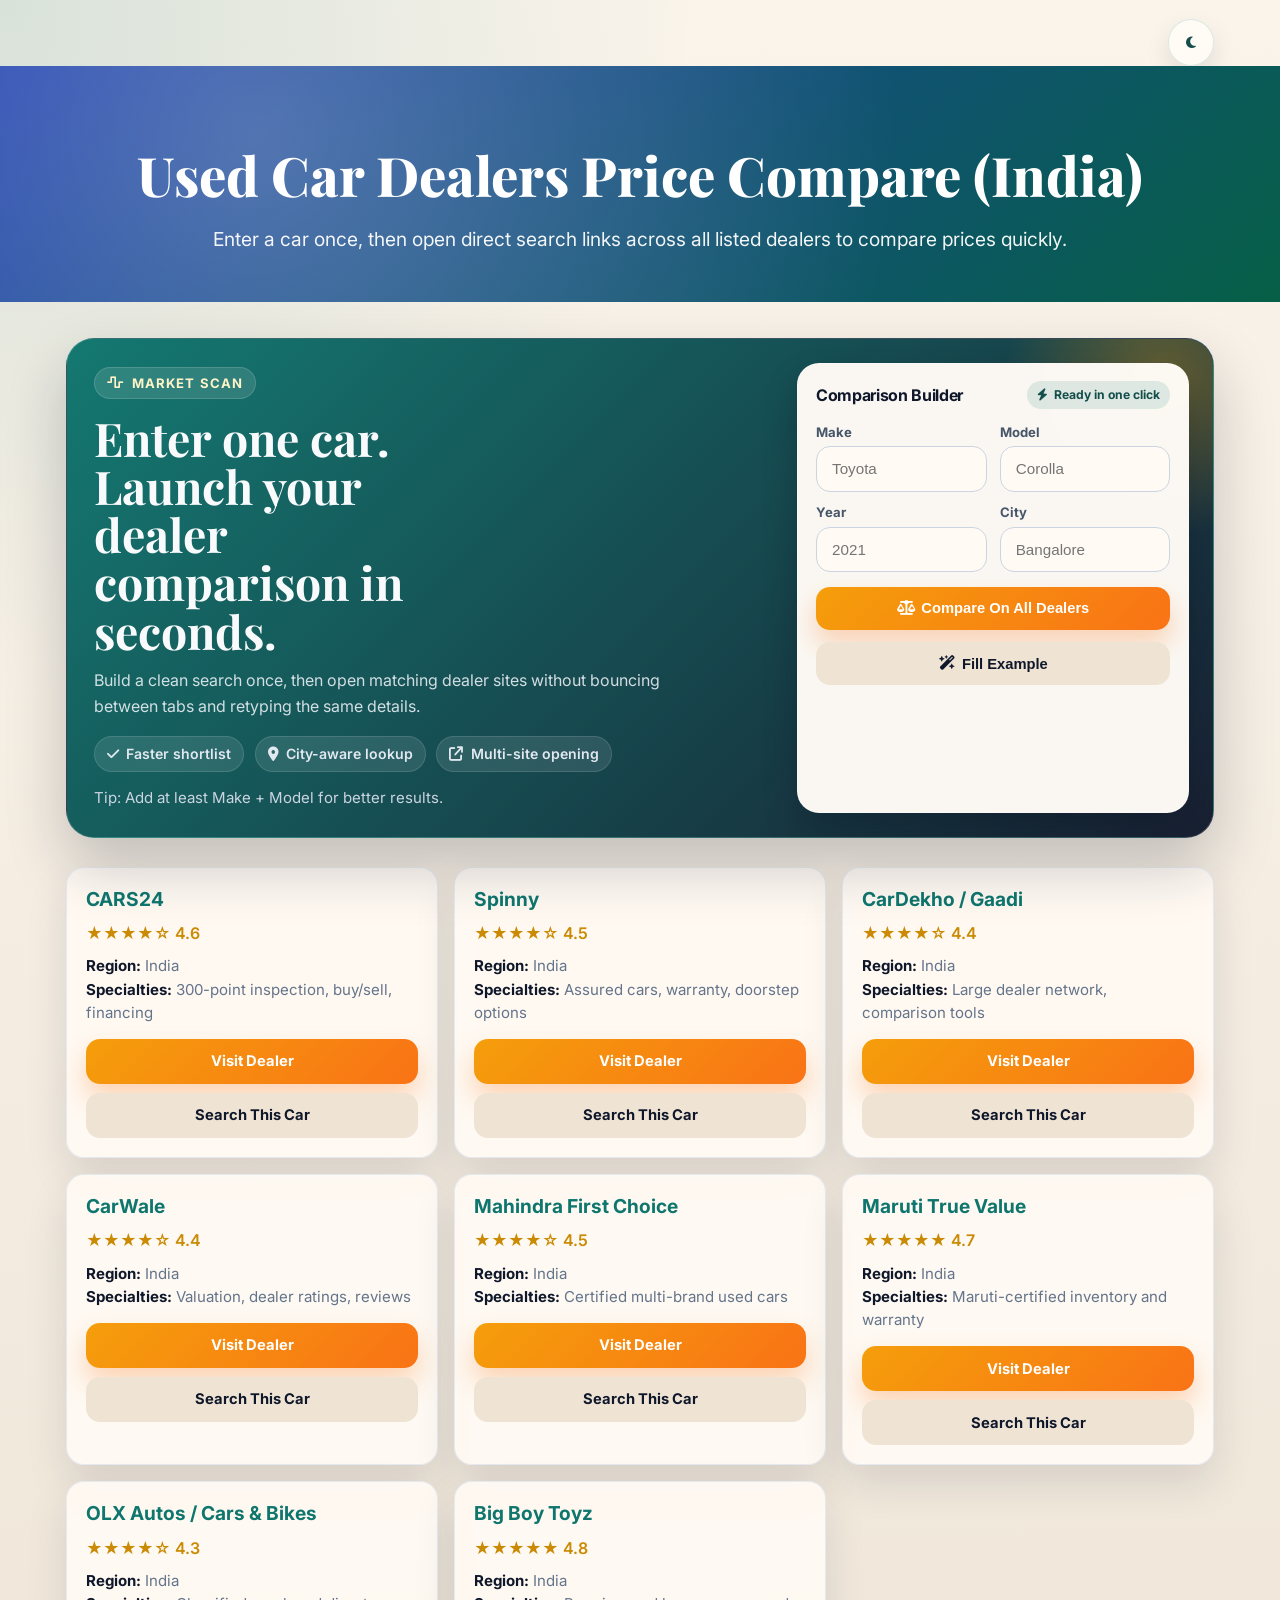
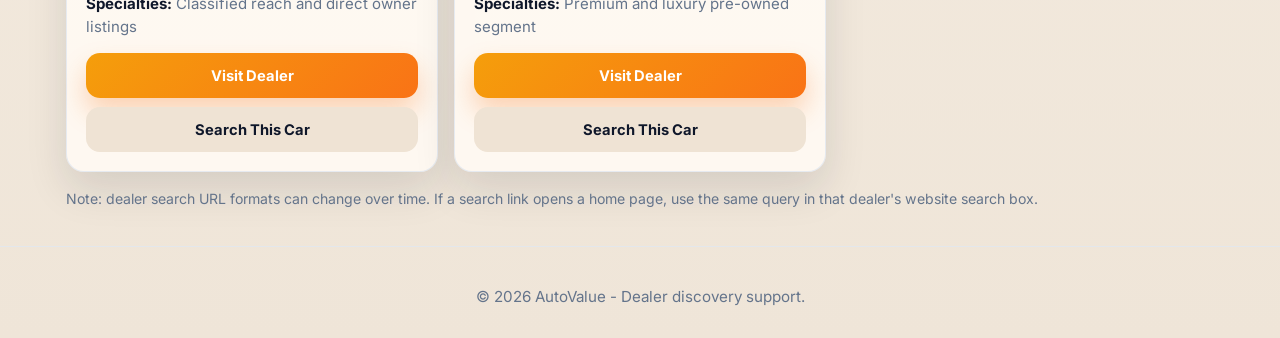
<file: dealers.html>
﻿<!DOCTYPE html>
<html lang="en">
<head>
  <meta charset="UTF-8" />
  <meta name="viewport" content="width=device-width, initial-scale=1.0"/>
  <title>Top Used Car Dealers in India & Price Compare - AutoValue 2026</title>
  <link rel="preconnect" href="https://fonts.googleapis.com">
  <link rel="preconnect" href="https://fonts.gstatic.com" crossorigin>
  <link href="https://fonts.googleapis.com/css2?family=Inter:wght@300;400;500;600;700&family=Playfair+Display:wght@600;700;800&display=swap" rel="stylesheet">
  <link rel="stylesheet" href="https://cdnjs.cloudflare.com/ajax/libs/font-awesome/6.5.0/css/all.min.css"/>
  <style>
    :root {
      --bg: #efe5d8;
      --surface: #fffaf4;
      --text: #0f172a;
      --muted: #64748b;
      --primary: #0f766e;
      --primary-dark: #134e4a;
      --accent: #f59e0b;
      --card: rgba(255, 250, 244, 0.92);
      --border: rgba(226,232,240,0.85);
      --shadow: 0 18px 42px rgba(15, 23, 42, 0.12);
      --radius: 18px;
    }

    * { margin: 0; padding: 0; box-sizing: border-box; }

    body {
      font-family: 'Inter', sans-serif;
      background:
        radial-gradient(circle at top left, rgba(15, 118, 110, 0.14), transparent 30%),
        linear-gradient(180deg, #faf4eb 0%, var(--bg) 100%);
      color: var(--text);
      min-height: 100vh;
    }

    header {
      background: linear-gradient(135deg, #1e40af, #065f46);
      color: white;
      padding: 4.5rem 1.25rem 3rem;
      text-align: center;
      position: relative;
      overflow: hidden;
    }

    header::before {
      content: '';
      position: absolute;
      inset: 0;
      background: radial-gradient(circle at 20% 30%, rgba(255,255,255,0.25) 0%, transparent 62%);
    }

    h1 {
      position: relative;
      font-family: 'Playfair Display', serif;
      font-size: clamp(2rem, 6vw, 3.4rem);
      font-weight: 800;
    }

    header p {
      position: relative;
      font-size: clamp(1rem, 2.8vw, 1.2rem);
      max-width: 860px;
      margin: 0.9rem auto 0;
      opacity: 0.94;
      line-height: 1.5;
    }

    .container {
      max-width: 1180px;
      margin: 2.25rem auto;
      padding: 0 1rem;
    }

    .toolbar {
      max-width: 1180px;
      margin: 1.2rem auto 0;
      padding: 0 1rem;
      display: flex;
      justify-content: flex-end;
    }

    .theme-toggle {
      width: 2.9rem;
      height: 2.9rem;
      border-radius: 999px;
      border: 1px solid rgba(15, 118, 110, 0.14);
      background: rgba(255, 251, 246, 0.92);
      color: var(--primary-dark);
      display: inline-flex;
      align-items: center;
      justify-content: center;
      cursor: pointer;
      box-shadow: 0 10px 24px rgba(15, 23, 42, 0.1);
      transition: transform 0.2s ease, background 0.2s ease, color 0.2s ease, border-color 0.2s ease;
    }

    .theme-toggle:hover {
      transform: translateY(-1px);
    }

    .compare-panel {
      background:
        linear-gradient(135deg, rgba(15, 118, 110, 0.98), rgba(15, 23, 42, 0.96)),
        var(--surface);
      color: #f8fafc;
      border: 1px solid rgba(255,255,255,0.14);
      border-radius: 28px;
      box-shadow: 0 28px 60px rgba(15, 23, 42, 0.22);
      padding: 1.5rem;
      margin-bottom: 1.8rem;
      position: relative;
      overflow: hidden;
    }

    .compare-panel::before {
      content: '';
      position: absolute;
      width: 320px;
      height: 320px;
      right: -110px;
      top: -120px;
      background: radial-gradient(circle, rgba(245,158,11,0.35) 0%, transparent 70%);
      pointer-events: none;
    }

    .compare-shell {
      position: relative;
      display: grid;
      grid-template-columns: minmax(0, 1.4fr) minmax(260px, 0.8fr);
      gap: 1.3rem;
      align-items: stretch;
      z-index: 1;
    }

    .compare-copy {
      padding: 0.25rem 0.2rem;
    }

    .compare-panel h2 {
      font-family: 'Playfair Display', serif;
      font-size: clamp(1.9rem, 4vw, 2.9rem);
      line-height: 1.04;
      margin-bottom: 0.85rem;
      max-width: 12ch;
    }

    .compare-kicker {
      display: inline-flex;
      align-items: center;
      gap: 0.5rem;
      background: rgba(255,255,255,0.12);
      color: #fef3c7;
      border: 1px solid rgba(255,255,255,0.14);
      border-radius: 999px;
      padding: 0.45rem 0.75rem;
      font-size: 0.82rem;
      font-weight: 700;
      letter-spacing: 0.08em;
      text-transform: uppercase;
      margin-bottom: 0.9rem;
    }

    .compare-lead {
      max-width: 58ch;
      color: rgba(241,245,249,0.86);
      line-height: 1.6;
      font-size: 1rem;
      margin-bottom: 1rem;
    }

    .compare-points {
      display: flex;
      flex-wrap: wrap;
      gap: 0.65rem;
    }

    .compare-point {
      display: inline-flex;
      align-items: center;
      gap: 0.45rem;
      padding: 0.55rem 0.75rem;
      border-radius: 999px;
      background: rgba(255,255,255,0.1);
      border: 1px solid rgba(255,255,255,0.12);
      color: #e2e8f0;
      font-size: 0.88rem;
      font-weight: 600;
    }

    .compare-form-card {
      background: rgba(255, 251, 246, 0.98);
      color: var(--text);
      border-radius: 22px;
      padding: 1.1rem;
      border: 1px solid rgba(255,255,255,0.18);
      box-shadow: 0 18px 34px rgba(2, 8, 23, 0.22);
    }

    .compare-form-title {
      display: flex;
      align-items: center;
      justify-content: space-between;
      gap: 0.75rem;
      margin-bottom: 0.95rem;
    }

    .compare-form-title strong {
      font-size: 1rem;
      letter-spacing: -0.02em;
    }

    .compare-badge {
      display: inline-flex;
      align-items: center;
      gap: 0.35rem;
      border-radius: 999px;
      padding: 0.38rem 0.65rem;
      font-size: 0.76rem;
      font-weight: 700;
      color: var(--primary-dark);
      background: rgba(15, 118, 110, 0.12);
    }

    .form-grid {
      display: grid;
      grid-template-columns: repeat(2, minmax(0, 1fr));
      gap: 0.8rem;
      margin-bottom: 0.9rem;
    }

    .field-group label {
      display: block;
      margin-bottom: 0.38rem;
      color: #475569;
      font-size: 0.82rem;
      font-weight: 700;
    }

    .form-grid input {
      width: 100%;
      padding: 0.84rem 0.95rem;
      border: 1px solid #cbd5e1;
      border-radius: 14px;
      font-size: 0.95rem;
      background: #fffaf4;
      transition: border-color 0.2s ease, box-shadow 0.2s ease, transform 0.2s ease;
    }

    .form-grid input:focus {
      outline: none;
      border-color: rgba(15, 118, 110, 0.7);
      box-shadow: 0 0 0 4px rgba(15, 118, 110, 0.12);
      transform: translateY(-1px);
    }

    .form-actions {
      display: flex;
      gap: 0.75rem;
      flex-wrap: wrap;
    }

    .btn {
      border: 0;
      border-radius: 14px;
      padding: 0.85rem 1rem;
      cursor: pointer;
      font-weight: 700;
      font-size: 0.92rem;
      text-decoration: none;
      display: inline-flex;
      align-items: center;
      gap: 0.4rem;
      transition: transform 0.2s ease, box-shadow 0.2s ease, opacity 0.2s ease;
    }

    .btn:hover {
      transform: translateY(-1px);
    }

    .btn-primary {
      background: linear-gradient(135deg, var(--accent), #f97316);
      color: #fff;
      box-shadow: 0 14px 26px rgba(249, 115, 22, 0.28);
      flex: 1 1 220px;
      justify-content: center;
    }

    .btn-secondary {
      background: #efe3d4;
      color: #0f172a;
      flex: 1 1 160px;
      justify-content: center;
    }

    .compare-summary {
      margin-top: 0.9rem;
      color: #cbd5e1;
      font-size: 0.94rem;
      line-height: 1.5;
      word-break: break-word;
      max-width: 60ch;
    }

    .dealer-grid {
      display: grid;
      grid-template-columns: repeat(auto-fit, minmax(290px, 1fr));
      gap: 1rem;
    }

    .dealer-card {
      background: var(--card);
      border-radius: var(--radius);
      padding: 1.2rem;
      box-shadow: var(--shadow);
      border: 1px solid var(--border);
      display: flex;
      flex-direction: column;
      gap: 0.7rem;
      min-width: 0;
    }

    .dealer-name {
      font-size: 1.2rem;
      font-weight: 700;
      color: var(--primary);
      line-height: 1.3;
      overflow-wrap: anywhere;
    }

    .dealer-rating {
      color: #ca8a04;
      font-size: 1rem;
      font-weight: 600;
    }

    .dealer-info {
      color: var(--muted);
      line-height: 1.55;
      font-size: 0.94rem;
    }

    .dealer-info strong { color: var(--text); }

    .dealer-actions {
      display: flex;
      flex-wrap: wrap;
      gap: 0.55rem;
      margin-top: 0.2rem;
    }

    .muted-note {
      margin-top: 1rem;
      color: var(--muted);
      font-size: 0.88rem;
      line-height: 1.5;
    }

    footer {
      text-align: center;
      padding: 2.5rem 1rem 2rem;
      color: var(--muted);
      font-size: 0.95rem;
      border-top: 1px solid var(--border);
      margin-top: 2rem;
    }

    body.theme-dark {
      --bg: #11181d;
      --surface: #1a242a;
      --text: #e6efec;
      --muted: #a5b7b2;
      --primary: #83b8aa;
      --primary-dark: #bfe1d9;
      --accent: #d7a57d;
      --card: rgba(24, 34, 40, 0.9);
      --border: rgba(191, 225, 217, 0.12);
      --shadow: 0 18px 42px rgba(0, 0, 0, 0.24);
    }

    body.theme-dark {
      background:
        radial-gradient(circle at top left, rgba(131, 184, 170, 0.12), transparent 30%),
        linear-gradient(180deg, #12191e 0%, var(--bg) 100%);
    }

    body.theme-dark .theme-toggle {
      background: rgba(25, 36, 42, 0.92);
      color: #f0d7c3;
      border-color: rgba(191, 225, 217, 0.14);
    }

    body.theme-dark .compare-form-card,
    body.theme-dark .dealer-card {
      border-color: var(--border);
    }

    body.theme-dark .compare-form-card {
      background: rgba(26, 36, 42, 0.98);
      color: var(--text);
    }

    body.theme-dark .field-group label,
    body.theme-dark .dealer-info,
    body.theme-dark .muted-note,
    body.theme-dark footer {
      color: var(--muted);
    }

    body.theme-dark .dealer-info strong,
    body.theme-dark .dealer-name {
      color: var(--text);
    }

    body.theme-dark .form-grid input {
      background: #11191e;
      color: var(--text);
      border-color: rgba(191, 225, 217, 0.14);
    }

    body.theme-dark .btn-secondary {
      background: #26343b;
      color: var(--text);
    }

    @media (max-width: 900px) {
      .compare-shell {
        grid-template-columns: 1fr;
      }
    }

    @media (max-width: 640px) {
      header {
        padding: 3.4rem 0.9rem 2.4rem;
      }

      .container {
        padding: 0 0.75rem;
      }

      .compare-panel {
        padding: 1rem;
        border-radius: 22px;
      }

      .form-grid {
        grid-template-columns: 1fr;
      }

      .dealer-grid {
        grid-template-columns: 1fr;
      }

      .btn {
        width: 100%;
        justify-content: center;
      }

      .compare-form-title {
        flex-direction: column;
        align-items: flex-start;
      }

      .dealer-actions .btn {
        width: auto;
        justify-content: flex-start;
      }
    }
  </style>
</head>
<body>

<div class="toolbar">
  <button class="theme-toggle" type="button" data-theme-toggle aria-label="Switch theme" title="Night mode">
    <i class="fa-solid fa-moon"></i>
  </button>
</div>

<header>
  <h1>Used Car Dealers Price Compare (India)</h1>
  <p>Enter a car once, then open direct search links across all listed dealers to compare prices quickly.</p>
</header>

<div class="container">
  <section class="compare-panel">
    <div class="compare-shell">
      <div class="compare-copy">
        <div class="compare-kicker">
          <i class="fa-solid fa-wave-square"></i> Market Scan
        </div>
        <h2>Enter one car. Launch your dealer comparison in seconds.</h2>
        <p class="compare-lead">
          Build a clean search once, then open matching dealer sites without bouncing between tabs and retyping the same details.
        </p>
        <div class="compare-points">
          <span class="compare-point"><i class="fa-solid fa-check"></i> Faster shortlist</span>
          <span class="compare-point"><i class="fa-solid fa-location-dot"></i> City-aware lookup</span>
          <span class="compare-point"><i class="fa-solid fa-arrow-up-right-from-square"></i> Multi-site opening</span>
        </div>
        <p id="compareSummary" class="compare-summary">Tip: Add at least Make + Model for better results.</p>
      </div>

      <div class="compare-form-card">
        <div class="compare-form-title">
          <strong>Comparison Builder</strong>
          <span class="compare-badge"><i class="fa-solid fa-bolt"></i> Ready in one click</span>
        </div>
        <div class="form-grid">
          <div class="field-group">
            <label for="makeInput">Make</label>
            <input id="makeInput" type="text" placeholder="Toyota" />
          </div>
          <div class="field-group">
            <label for="modelInput">Model</label>
            <input id="modelInput" type="text" placeholder="Corolla" />
          </div>
          <div class="field-group">
            <label for="yearInput">Year</label>
            <input id="yearInput" type="text" placeholder="2021" />
          </div>
          <div class="field-group">
            <label for="cityInput">City</label>
            <input id="cityInput" type="text" placeholder="Bangalore" />
          </div>
        </div>
        <div class="form-actions">
          <button id="compareAllBtn" class="btn btn-primary" type="button">
            <i class="fa-solid fa-scale-balanced"></i> Compare On All Dealers
          </button>
          <button id="fillDemoBtn" class="btn btn-secondary" type="button">
            <i class="fa-solid fa-wand-magic-sparkles"></i> Fill Example
          </button>
        </div>
      </div>
    </div>
  </section>

  <div class="dealer-grid" id="dealerGrid">
    <div class="dealer-card" data-url="https://www.google.com/search?q=site:cars24.com+{query}" data-name="CARS24">
      <div class="dealer-name">CARS24</div>
      <div class="dealer-rating">&#9733;&#9733;&#9733;&#9733;&#9734; 4.6</div>
      <div class="dealer-info">
        <strong>Region:</strong> India<br>
        <strong>Specialties:</strong> 300-point inspection, buy/sell, financing
      </div>
      <div class="dealer-actions">
        <a class="btn btn-primary" target="_blank" rel="noopener noreferrer" href="https://www.cars24.com">Visit Dealer</a>
        <a class="btn btn-secondary search-btn" target="_blank" rel="noopener noreferrer" href="#">Search This Car</a>
      </div>
    </div>

    <div class="dealer-card" data-url="https://www.google.com/search?q=site:spinny.com+{query}" data-name="Spinny">
      <div class="dealer-name">Spinny</div>
      <div class="dealer-rating">&#9733;&#9733;&#9733;&#9733;&#9734; 4.5</div>
      <div class="dealer-info">
        <strong>Region:</strong> India<br>
        <strong>Specialties:</strong> Assured cars, warranty, doorstep options
      </div>
      <div class="dealer-actions">
        <a class="btn btn-primary" target="_blank" rel="noopener noreferrer" href="https://www.spinny.com">Visit Dealer</a>
        <a class="btn btn-secondary search-btn" target="_blank" rel="noopener noreferrer" href="#">Search This Car</a>
      </div>
    </div>

    <div class="dealer-card" data-url="https://www.google.com/search?q=site:cardekho.com+{query}" data-name="CarDekho">
      <div class="dealer-name">CarDekho / Gaadi</div>
      <div class="dealer-rating">&#9733;&#9733;&#9733;&#9733;&#9734; 4.4</div>
      <div class="dealer-info">
        <strong>Region:</strong> India<br>
        <strong>Specialties:</strong> Large dealer network, comparison tools
      </div>
      <div class="dealer-actions">
        <a class="btn btn-primary" target="_blank" rel="noopener noreferrer" href="https://www.cardekho.com/used-cars">Visit Dealer</a>
        <a class="btn btn-secondary search-btn" target="_blank" rel="noopener noreferrer" href="#">Search This Car</a>
      </div>
    </div>

    <div class="dealer-card" data-url="https://www.google.com/search?q=site:carwale.com+{query}" data-name="CarWale">
      <div class="dealer-name">CarWale</div>
      <div class="dealer-rating">&#9733;&#9733;&#9733;&#9733;&#9734; 4.4</div>
      <div class="dealer-info">
        <strong>Region:</strong> India<br>
        <strong>Specialties:</strong> Valuation, dealer ratings, reviews
      </div>
      <div class="dealer-actions">
        <a class="btn btn-primary" target="_blank" rel="noopener noreferrer" href="https://www.carwale.com/used">Visit Dealer</a>
        <a class="btn btn-secondary search-btn" target="_blank" rel="noopener noreferrer" href="#">Search This Car</a>
      </div>
    </div>

    <div class="dealer-card" data-url="https://www.google.com/search?q=site:mahindrafirstchoice.com+{query}" data-name="Mahindra First Choice">
      <div class="dealer-name">Mahindra First Choice</div>
      <div class="dealer-rating">&#9733;&#9733;&#9733;&#9733;&#9734; 4.5</div>
      <div class="dealer-info">
        <strong>Region:</strong> India<br>
        <strong>Specialties:</strong> Certified multi-brand used cars
      </div>
      <div class="dealer-actions">
        <a class="btn btn-primary" target="_blank" rel="noopener noreferrer" href="https://www.mahindrafirstchoice.com">Visit Dealer</a>
        <a class="btn btn-secondary search-btn" target="_blank" rel="noopener noreferrer" href="#">Search This Car</a>
      </div>
    </div>

    <div class="dealer-card" data-url="https://www.google.com/search?q=site:marutisuzukitruevalue.com+{query}" data-name="Maruti True Value">
      <div class="dealer-name">Maruti True Value</div>
      <div class="dealer-rating">&#9733;&#9733;&#9733;&#9733;&#9733; 4.7</div>
      <div class="dealer-info">
        <strong>Region:</strong> India<br>
        <strong>Specialties:</strong> Maruti-certified inventory and warranty
      </div>
      <div class="dealer-actions">
        <a class="btn btn-primary" target="_blank" rel="noopener noreferrer" href="https://www.marutisuzukitruevalue.com">Visit Dealer</a>
        <a class="btn btn-secondary search-btn" target="_blank" rel="noopener noreferrer" href="#">Search This Car</a>
      </div>
    </div>

    <div class="dealer-card" data-url="https://www.google.com/search?q=site:olx.in+{query}" data-name="OLX Autos / Cars & Bikes">
      <div class="dealer-name">OLX Autos / Cars &amp; Bikes</div>
      <div class="dealer-rating">&#9733;&#9733;&#9733;&#9733;&#9734; 4.3</div>
      <div class="dealer-info">
        <strong>Region:</strong> India<br>
        <strong>Specialties:</strong> Classified reach and direct owner listings
      </div>
      <div class="dealer-actions">
        <a class="btn btn-primary" target="_blank" rel="noopener noreferrer" href="https://www.olx.in">Visit Dealer</a>
        <a class="btn btn-secondary search-btn" target="_blank" rel="noopener noreferrer" href="#">Search This Car</a>
      </div>
    </div>

    <div class="dealer-card" data-url="https://www.google.com/search?q=site:bigboytoyz.com+{query}" data-name="Big Boy Toyz">
      <div class="dealer-name">Big Boy Toyz</div>
      <div class="dealer-rating">&#9733;&#9733;&#9733;&#9733;&#9733; 4.8</div>
      <div class="dealer-info">
        <strong>Region:</strong> India<br>
        <strong>Specialties:</strong> Premium and luxury pre-owned segment
      </div>
      <div class="dealer-actions">
        <a class="btn btn-primary" target="_blank" rel="noopener noreferrer" href="https://www.bigboytoyz.com">Visit Dealer</a>
        <a class="btn btn-secondary search-btn" target="_blank" rel="noopener noreferrer" href="#">Search This Car</a>
      </div>
    </div>
  </div>

  <p class="muted-note">
    Note: dealer search URL formats can change over time. If a search link opens a home page, use the same query in that dealer's website search box.
  </p>
</div>

<footer>
  &copy; 2026 AutoValue - Dealer discovery support.
</footer>

<script>
  (function () {
    const storageKey = "autovalue-theme";
    const toggle = document.querySelector("[data-theme-toggle]");

    function getPreferredTheme() {
      const saved = localStorage.getItem(storageKey);
      if (saved === "dark" || saved === "light") {
        return saved;
      }
      return window.matchMedia("(prefers-color-scheme: dark)").matches ? "dark" : "light";
    }

    function applyTheme(theme) {
      document.body.classList.toggle("theme-dark", theme === "dark");
      if (!toggle) {
        return;
      }
      toggle.setAttribute("aria-label", theme === "dark" ? "Switch to light mode" : "Switch to dark mode");
      toggle.setAttribute("title", theme === "dark" ? "Light mode" : "Night mode");
      const icon = toggle.querySelector("i");
      if (icon) {
        icon.className = theme === "dark" ? "fa-solid fa-sun" : "fa-solid fa-moon";
      }
    }

    applyTheme(getPreferredTheme());

    if (toggle) {
      toggle.addEventListener("click", () => {
        const nextTheme = document.body.classList.contains("theme-dark") ? "light" : "dark";
        localStorage.setItem(storageKey, nextTheme);
        applyTheme(nextTheme);
      });
    }
  })();

  const makeInput = document.getElementById('makeInput');
  const modelInput = document.getElementById('modelInput');
  const yearInput = document.getElementById('yearInput');
  const cityInput = document.getElementById('cityInput');
  const compareSummary = document.getElementById('compareSummary');
  const compareAllBtn = document.getElementById('compareAllBtn');
  const fillDemoBtn = document.getElementById('fillDemoBtn');

  function buildQuery() {
    const parts = [
      makeInput.value.trim(),
      modelInput.value.trim(),
      yearInput.value.trim(),
      cityInput.value.trim()
    ].filter(Boolean);
    return parts.join(' ');
  }

  function buildSearchUrl(template, query) {
    return template.replace('{query}', encodeURIComponent(query));
  }

  function updateDealerSearchLinks() {
    const query = buildQuery();
    const cards = document.querySelectorAll('.dealer-card');

    cards.forEach((card) => {
      const searchBtn = card.querySelector('.search-btn');
      const template = card.dataset.url;

      if (!query) {
        searchBtn.href = '#';
        searchBtn.setAttribute('aria-disabled', 'true');
        return;
      }

      searchBtn.href = buildSearchUrl(template, query);
      searchBtn.removeAttribute('aria-disabled');
    });

    if (query) {
      compareSummary.textContent = `Current compare query: "${query}". Use "Search This Car" on any dealer or open all dealers at once.`;
    } else {
      compareSummary.textContent = 'Tip: Add at least Make + Model for better results.';
    }
  }

  compareAllBtn.addEventListener('click', () => {
    const query = buildQuery();
    if (!query) {
      compareSummary.textContent = 'Please enter at least a Make or Model before comparing.';
      return;
    }

    updateDealerSearchLinks();

    const cards = [...document.querySelectorAll('.dealer-card')];
    const firstSearchBtn = cards[0]?.querySelector('.search-btn');
    if (firstSearchBtn && firstSearchBtn.href && firstSearchBtn.href !== '#') {
      window.open(firstSearchBtn.href, '_blank', 'noopener,noreferrer');
    }

    compareSummary.textContent =
      `Opened the first dealer search for "${query}". All dealer cards below are now updated with the same query, so you can open Spinny, CarDekho, CarWale and others one click at a time without popup blocking.`;

    document.getElementById('dealerGrid').scrollIntoView({ behavior: 'smooth', block: 'start' });
  });
  fillDemoBtn.addEventListener('click', () => {
    const hasAnyQueryInput = [makeInput, modelInput, yearInput, cityInput]
      .some((el) => el.value.trim().length > 0);

    if (!hasAnyQueryInput) {
      makeInput.value = 'Toyota';
      modelInput.value = 'Corolla';
      yearInput.value = '2021';
      cityInput.value = 'Bangalore';
    }

    updateDealerSearchLinks();
  });

  [makeInput, modelInput, yearInput, cityInput].forEach((el) => {
    el.addEventListener('input', updateDealerSearchLinks);
  });

  updateDealerSearchLinks();
</script>

</body>
</html>
</file>
